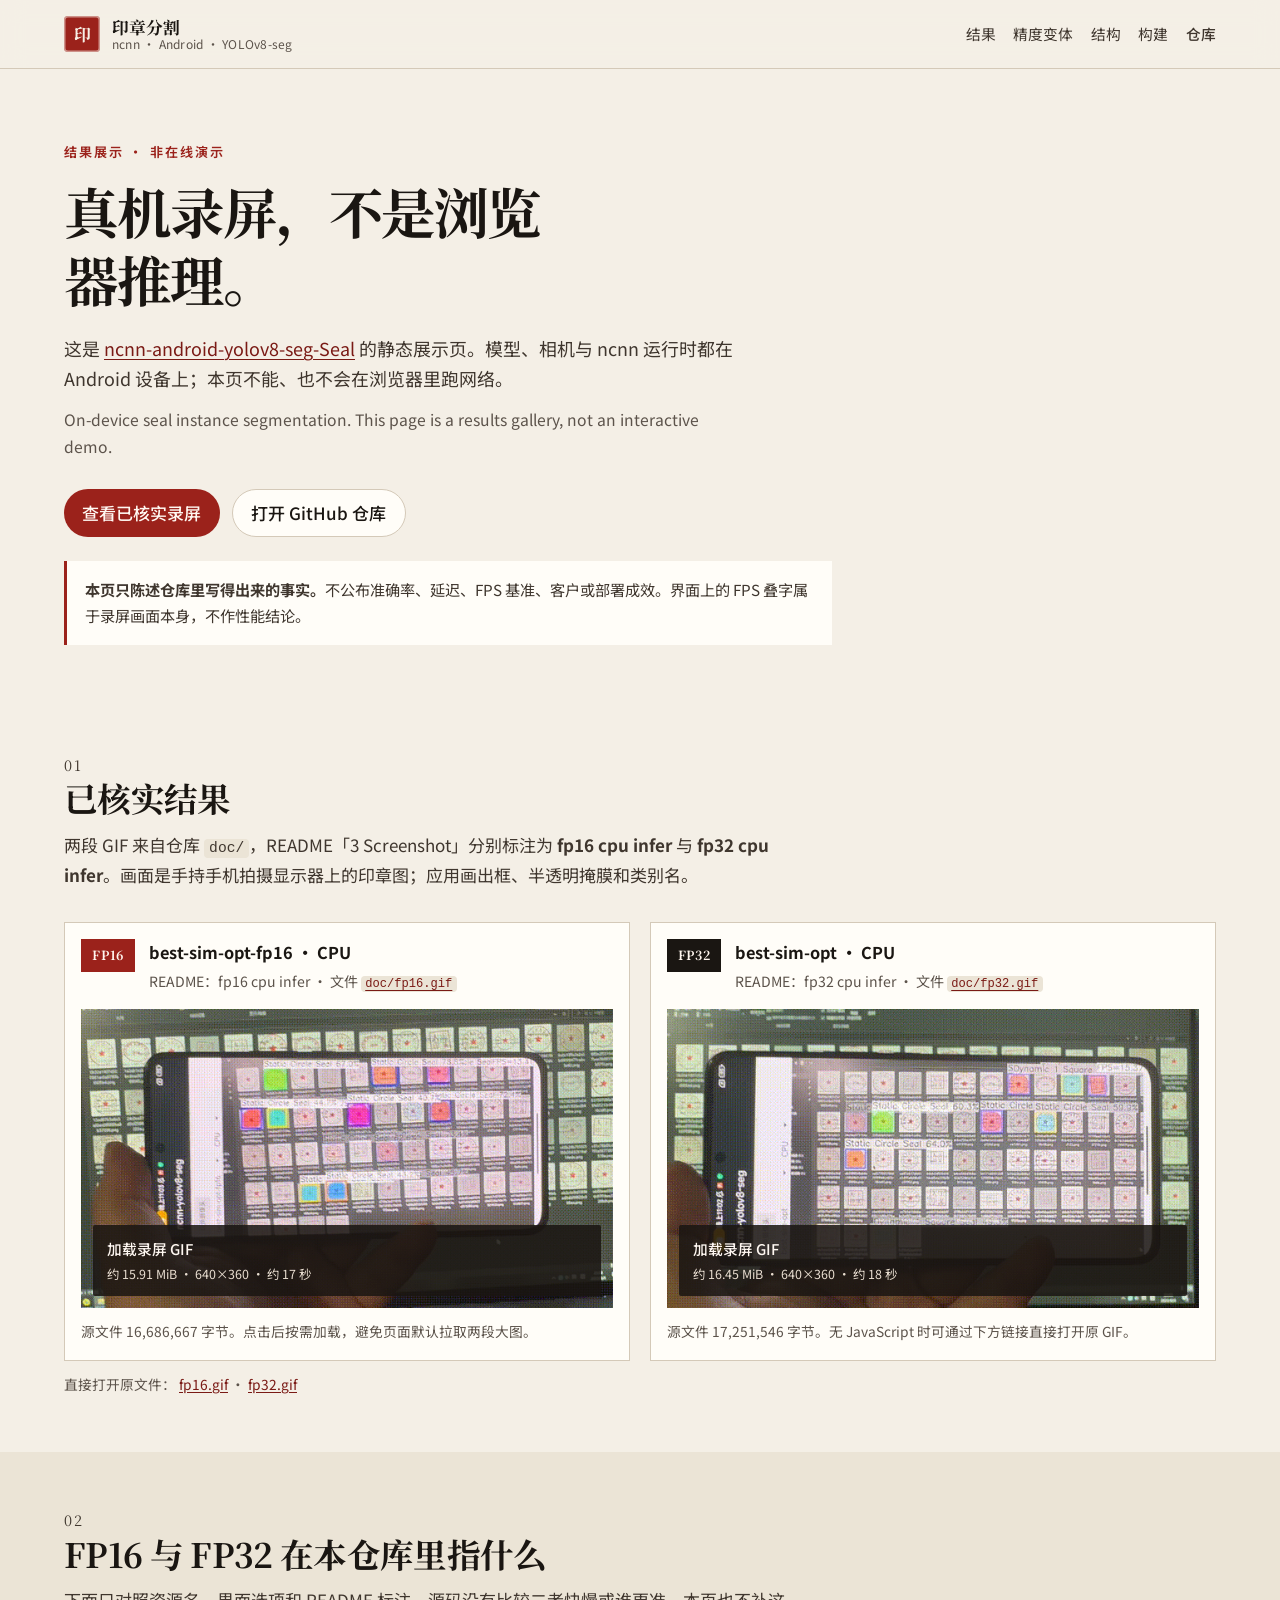
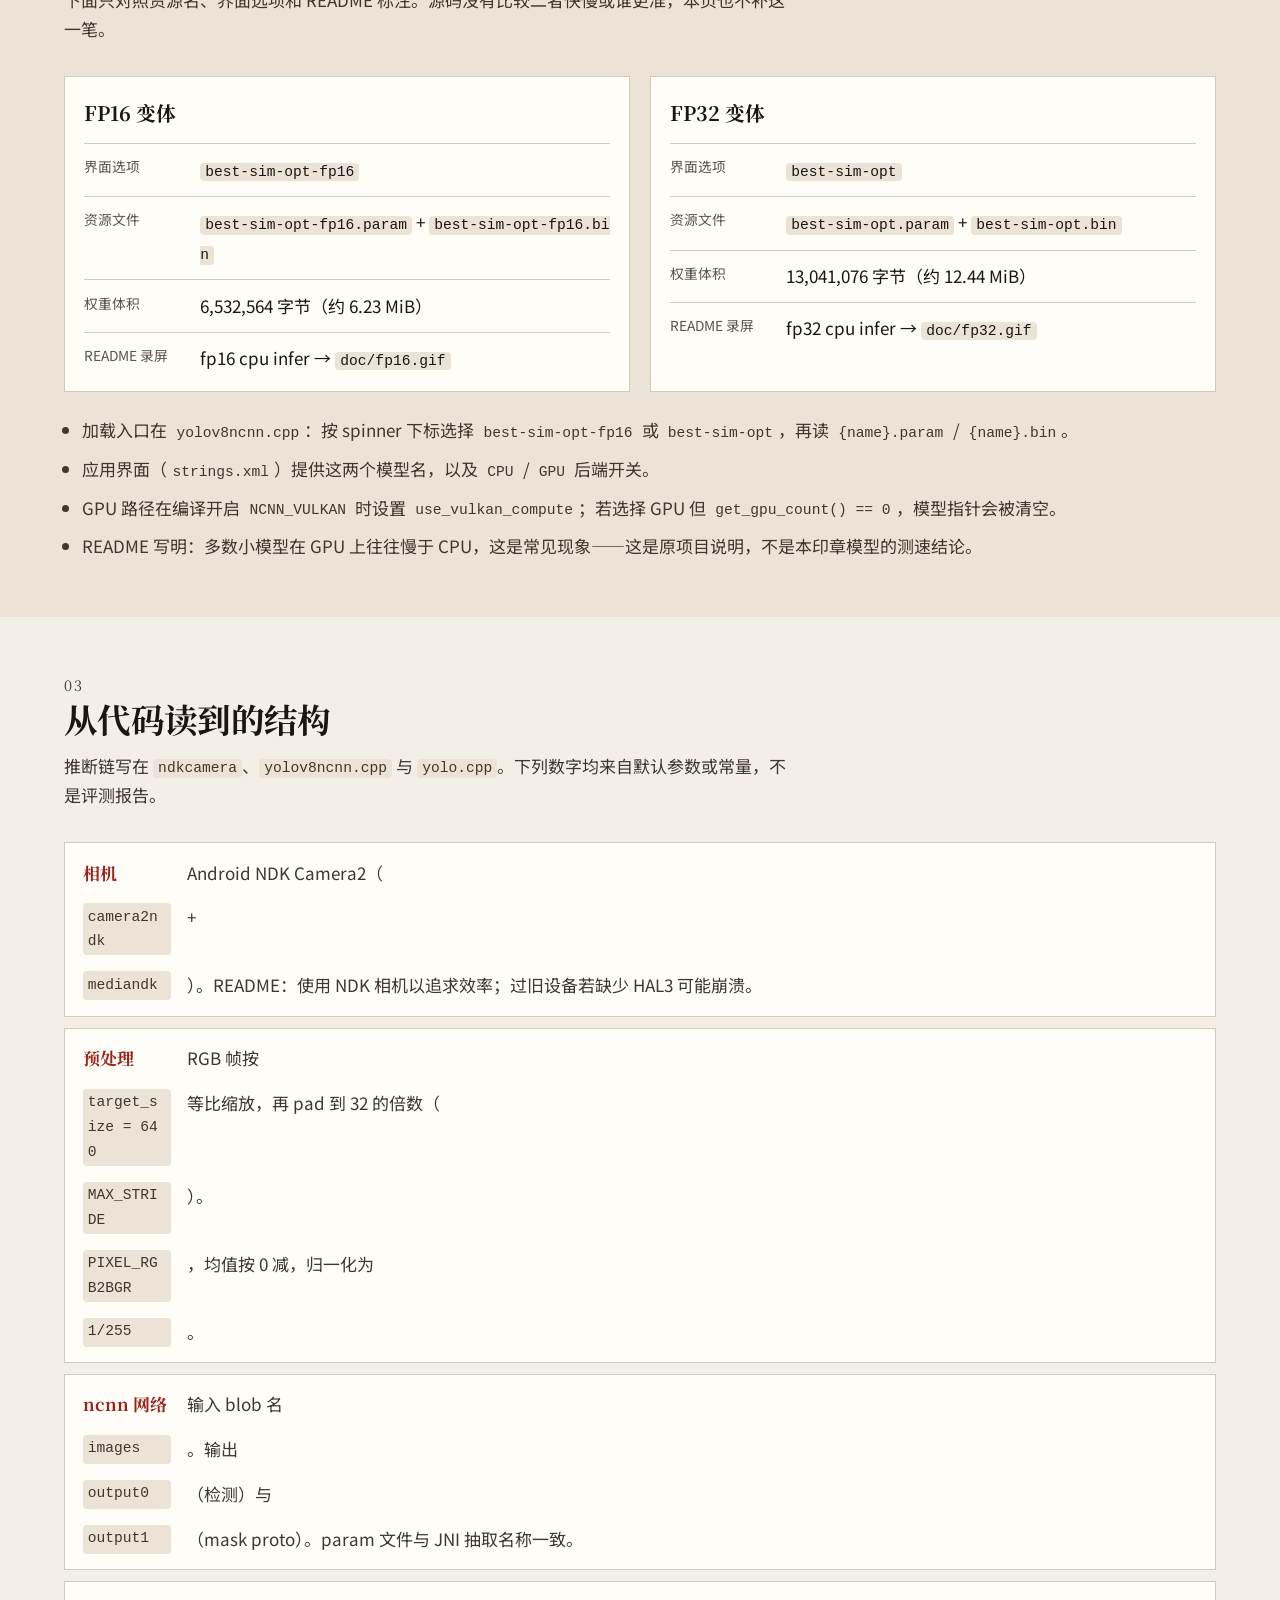
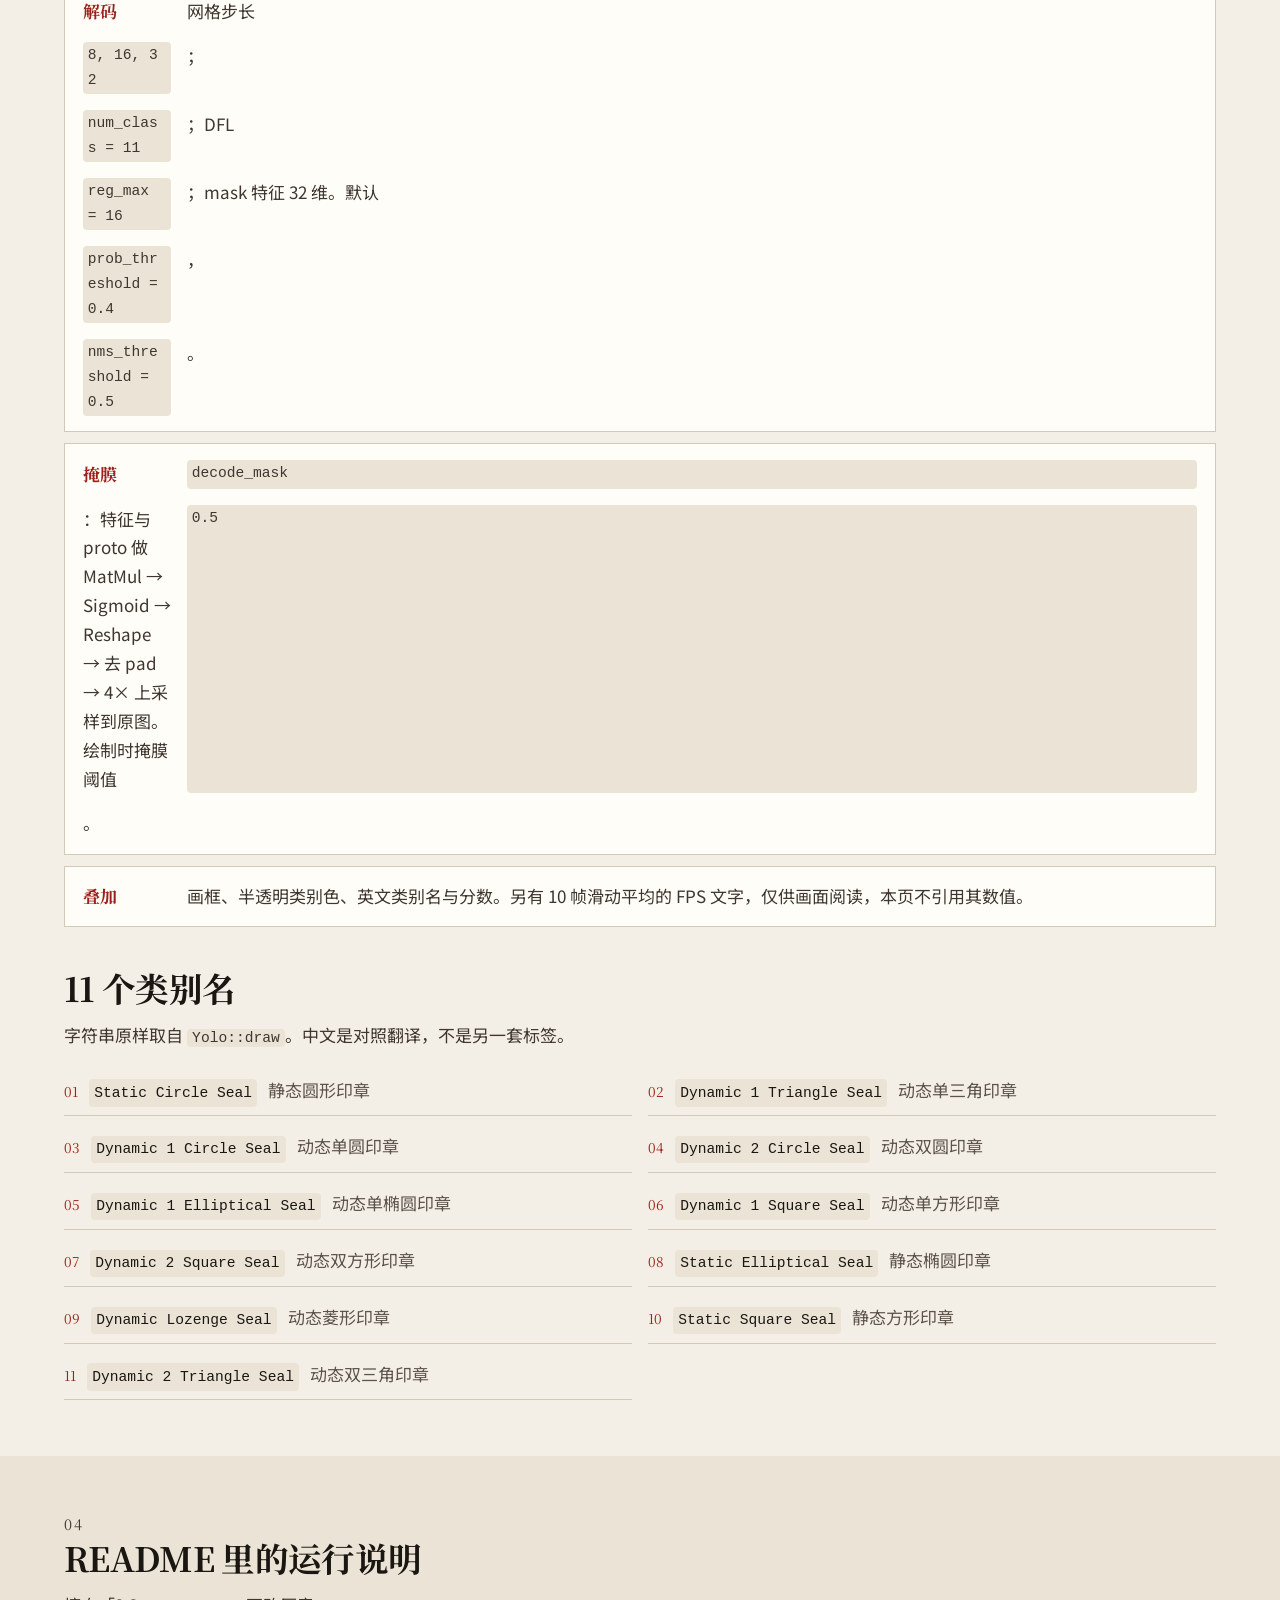
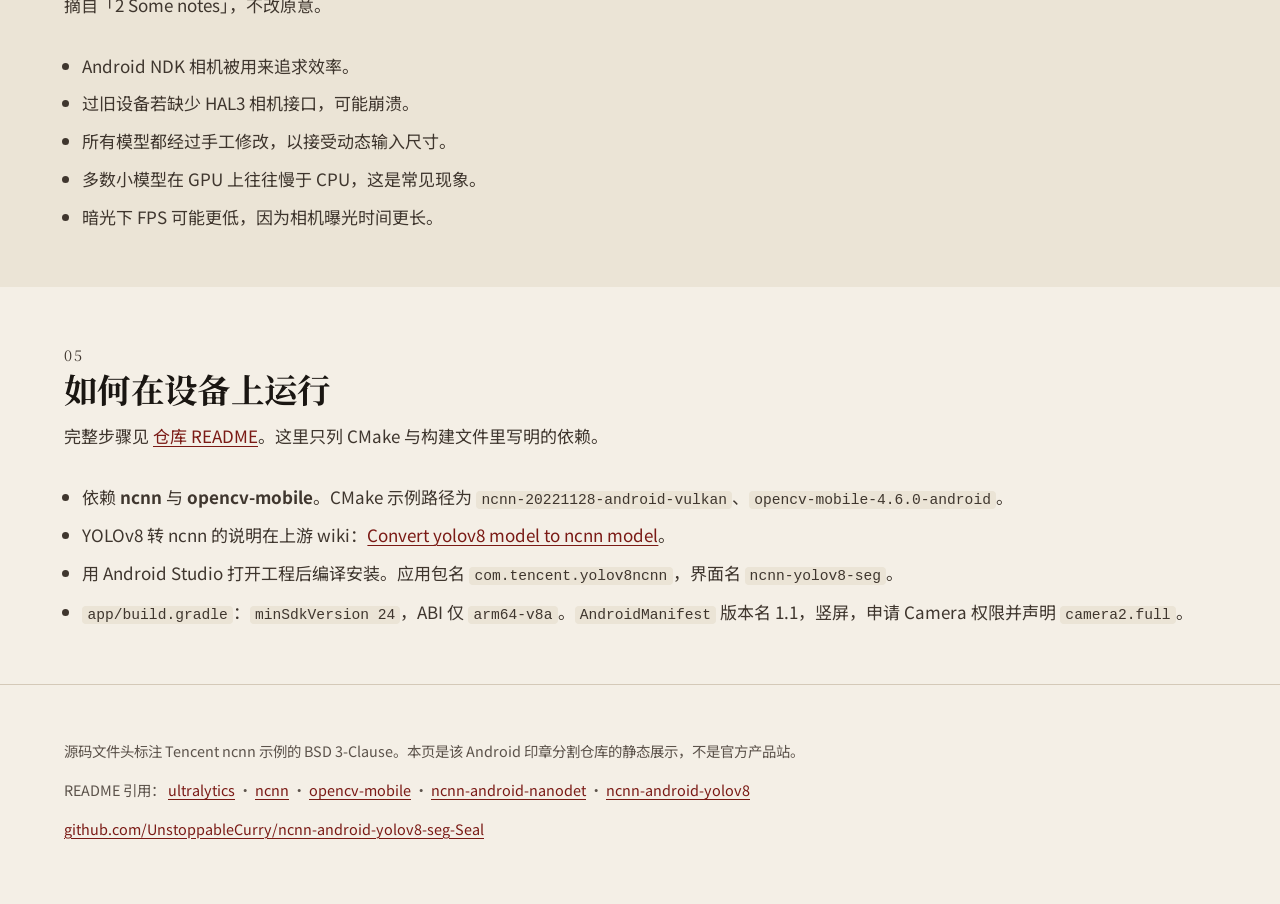
<file: docs/index.html>
<!DOCTYPE html>
<html lang="zh-CN">
<head>
  <meta charset="utf-8">
  <meta name="viewport" content="width=device-width, initial-scale=1">
  <title>印章分割真机结果 · ncnn Android YOLOv8-seg</title>
  <meta name="description" content="Android / ncnn 印章实例分割仓库的静态结果页。收录 README 已标注的 FP16 / FP32 CPU 真机录屏。推理在设备端运行，无法在浏览器中执行。本页不提供在线演示，也不公布未经仓库记录的精度或延迟数字。">
  <meta name="robots" content="index,follow">
  <link rel="canonical" href="https://unstoppablecurry.github.io/ncnn-android-yolov8-seg-Seal/">
  <link rel="icon" href="media/favicon.svg" type="image/svg+xml">
  <meta name="theme-color" content="#f4efe6">
  <meta name="color-scheme" content="light">

  <meta property="og:type" content="website">
  <meta property="og:locale" content="zh_CN">
  <meta property="og:site_name" content="ncnn-android-yolov8-seg-Seal">
  <meta property="og:title" content="印章分割真机结果 · ncnn Android YOLOv8-seg">
  <meta property="og:description" content="真机录屏展示，不是浏览器演示。页面只陈述 README 与源码中可核对的内容。">
  <meta property="og:url" content="https://unstoppablecurry.github.io/ncnn-android-yolov8-seg-Seal/">
  <meta property="og:image" content="https://unstoppablecurry.github.io/ncnn-android-yolov8-seg-Seal/media/og.jpg">
  <meta property="og:image:alt" content="Android 应用对着显示器上的红色印章做实例分割的真机画面">
  <meta property="og:image:width" content="1200">
  <meta property="og:image:height" content="630">

  <meta name="twitter:card" content="summary_large_image">
  <meta name="twitter:title" content="印章分割真机结果 · ncnn Android YOLOv8-seg">
  <meta name="twitter:description" content="Verified on-device recordings. Not an in-browser demo.">
  <meta name="twitter:image" content="https://unstoppablecurry.github.io/ncnn-android-yolov8-seg-Seal/media/og.jpg">

  <link rel="preconnect" href="https://fonts.googleapis.com">
  <link rel="preconnect" href="https://fonts.gstatic.com" crossorigin>
  <link rel="stylesheet" href="https://fonts.googleapis.com/css2?family=Noto+Sans+SC:wght@400;500;600&family=Noto+Serif+SC:wght@600;700&display=swap">
  <link rel="stylesheet" href="styles.css">

  <script type="application/ld+json">
  {
    "@context": "https://schema.org",
    "@graph": [
      {
        "@type": "WebPage",
        "@id": "https://unstoppablecurry.github.io/ncnn-android-yolov8-seg-Seal/#webpage",
        "url": "https://unstoppablecurry.github.io/ncnn-android-yolov8-seg-Seal/",
        "name": "印章分割真机结果 · ncnn Android YOLOv8-seg",
        "inLanguage": "zh-CN",
        "description": "Android / ncnn 印章实例分割仓库的静态结果页。收录 README 已标注的 FP16 / FP32 CPU 真机录屏。无法在浏览器中运行。",
        "isPartOf": {
          "@type": "WebSite",
          "name": "ncnn-android-yolov8-seg-Seal",
          "url": "https://unstoppablecurry.github.io/ncnn-android-yolov8-seg-Seal/"
        },
        "primaryImageOfPage": {
          "@type": "ImageObject",
          "url": "https://unstoppablecurry.github.io/ncnn-android-yolov8-seg-Seal/media/og.jpg"
        }
      },
      {
        "@type": "SoftwareSourceCode",
        "name": "ncnn-android-yolov8-seg-Seal",
        "codeRepository": "https://github.com/UnstoppableCurry/ncnn-android-yolov8-seg-Seal",
        "url": "https://unstoppablecurry.github.io/ncnn-android-yolov8-seg-Seal/",
        "programmingLanguage": ["C++", "Java"],
        "runtimePlatform": "Android",
        "description": "基于 ncnn 与 YOLOv8-seg 的 Android 印章实例分割示例项目。"
      }
    ]
  }
  </script>
</head>
<body>
  <a class="skip-link" href="#main">跳到主要内容</a>

  <header class="site-header">
    <div class="wrap header-inner">
      <a class="brand" href="#top">
        <span class="brand-seal" aria-hidden="true">印</span>
        <span class="brand-text">
          <span class="brand-title">印章分割</span>
          <span class="brand-sub">ncnn · Android · YOLOv8-seg</span>
        </span>
      </a>
      <nav class="site-nav" aria-label="页面章节">
        <a href="#results">结果</a>
        <a href="#precision">精度变体</a>
        <a href="#architecture">结构</a>
        <a href="#build">构建</a>
        <a class="nav-repo" href="https://github.com/UnstoppableCurry/ncnn-android-yolov8-seg-Seal">仓库</a>
      </nav>
    </div>
  </header>

  <main id="main">
    <section class="hero" id="top">
      <div class="wrap">
        <p class="eyebrow">结果展示 · 非在线演示</p>
        <h1>真机录屏，不是浏览器推理。</h1>
        <p class="lede">
          这是 <a href="https://github.com/UnstoppableCurry/ncnn-android-yolov8-seg-Seal">ncnn-android-yolov8-seg-Seal</a>
          的静态展示页。模型、相机与 ncnn 运行时都在 Android 设备上；本页不能、也不会在浏览器里跑网络。
        </p>
        <p class="lede en" lang="en">On-device seal instance segmentation. This page is a results gallery, not an interactive demo.</p>
        <div class="hero-actions">
          <a class="btn btn-primary" href="#results">查看已核实录屏</a>
          <a class="btn btn-ghost" href="https://github.com/UnstoppableCurry/ncnn-android-yolov8-seg-Seal">打开 GitHub 仓库</a>
        </div>
        <aside class="truth-note" aria-label="页面边界说明">
          <p><strong>本页只陈述仓库里写得出来的事实。</strong>不公布准确率、延迟、FPS 基准、客户或部署成效。界面上的 FPS 叠字属于录屏画面本身，不作性能结论。</p>
        </aside>
      </div>
    </section>

    <section class="section" id="results" aria-labelledby="results-title">
      <div class="wrap">
        <header class="section-head">
          <p class="section-index">01</p>
          <h2 id="results-title">已核实结果</h2>
          <p>两段 GIF 来自仓库 <code>doc/</code>，README「3 Screenshot」分别标注为 <strong>fp16 cpu infer</strong> 与 <strong>fp32 cpu infer</strong>。画面是手持手机拍摄显示器上的印章图；应用画出框、半透明掩膜和类别名。</p>
        </header>

        <div class="result-grid">
          <figure class="result-card">
            <figcaption class="result-meta">
              <span class="stamp">FP16</span>
              <div>
                <h3>best-sim-opt-fp16 · CPU</h3>
                <p>README：fp16 cpu infer · 文件 <a href="https://github.com/UnstoppableCurry/ncnn-android-yolov8-seg-Seal/blob/master/doc/fp16.gif"><code>doc/fp16.gif</code></a></p>
              </div>
            </figcaption>
            <div class="frame" data-gif-frame>
              <img
                id="poster-fp16"
                src="media/poster-fp16.jpg"
                width="640"
                height="360"
                alt="FP16 CPU 真机录屏首帧：手机横向拍摄显示器上的红色圆形印章，应用叠了彩色分割掩膜与 Static Circle Seal 标签，侧栏可见 best-sim-opt-fp16 与 CPU。"
                decoding="async">
              <button
                class="gif-trigger"
                type="button"
                data-gif="results/fp16.gif"
                data-target="poster-fp16"
                data-label="FP16 CPU 真机录屏">
                加载录屏 GIF
                <span>约 15.91 MiB · 640×360 · 约 17 秒</span>
              </button>
            </div>
            <p class="result-foot">源文件 16,686,667 字节。点击后按需加载，避免页面默认拉取两段大图。</p>
          </figure>

          <figure class="result-card">
            <figcaption class="result-meta">
              <span class="stamp stamp-fp32">FP32</span>
              <div>
                <h3>best-sim-opt · CPU</h3>
                <p>README：fp32 cpu infer · 文件 <a href="https://github.com/UnstoppableCurry/ncnn-android-yolov8-seg-Seal/blob/master/doc/fp32.gif"><code>doc/fp32.gif</code></a></p>
              </div>
            </figcaption>
            <div class="frame" data-gif-frame>
              <img
                id="poster-fp32"
                src="media/poster-fp32.jpg"
                width="640"
                height="360"
                alt="FP32 CPU 真机录屏首帧：同一取景区，侧栏模型名为 best-sim-opt，后端为 CPU，画面上有多枚印章的框与彩色掩膜。"
                decoding="async">
              <button
                class="gif-trigger"
                type="button"
                data-gif="results/fp32.gif"
                data-target="poster-fp32"
                data-label="FP32 CPU 真机录屏">
                加载录屏 GIF
                <span>约 16.45 MiB · 640×360 · 约 18 秒</span>
              </button>
            </div>
            <p class="result-foot">源文件 17,251,546 字节。无 JavaScript 时可通过下方链接直接打开原 GIF。</p>
          </figure>
        </div>

        <p class="noscript-links">
          直接打开原文件：
          <a href="results/fp16.gif">fp16.gif</a>
          ·
          <a href="results/fp32.gif">fp32.gif</a>
        </p>
      </div>
    </section>

    <section class="section section-alt" id="precision" aria-labelledby="precision-title">
      <div class="wrap">
        <header class="section-head">
          <p class="section-index">02</p>
          <h2 id="precision-title">FP16 与 FP32 在本仓库里指什么</h2>
          <p>下面只对照资源名、界面选项和 README 标注。源码没有比较二者快慢或谁更准，本页也不补这一笔。</p>
        </header>

        <div class="compare">
          <article class="compare-card">
            <h3>FP16 变体</h3>
            <dl>
              <div><dt>界面选项</dt><dd><code>best-sim-opt-fp16</code></dd></div>
              <div><dt>资源文件</dt><dd><code>best-sim-opt-fp16.param</code> + <code>best-sim-opt-fp16.bin</code></dd></div>
              <div><dt>权重体积</dt><dd>6,532,564 字节（约 6.23 MiB）</dd></div>
              <div><dt>README 录屏</dt><dd>fp16 cpu infer → <code>doc/fp16.gif</code></dd></div>
            </dl>
          </article>
          <article class="compare-card">
            <h3>FP32 变体</h3>
            <dl>
              <div><dt>界面选项</dt><dd><code>best-sim-opt</code></dd></div>
              <div><dt>资源文件</dt><dd><code>best-sim-opt.param</code> + <code>best-sim-opt.bin</code></dd></div>
              <div><dt>权重体积</dt><dd>13,041,076 字节（约 12.44 MiB）</dd></div>
              <div><dt>README 录屏</dt><dd>fp32 cpu infer → <code>doc/fp32.gif</code></dd></div>
            </dl>
          </article>
        </div>

        <ul class="plain-list">
          <li>加载入口在 <code>yolov8ncnn.cpp</code>：按 spinner 下标选择 <code>best-sim-opt-fp16</code> 或 <code>best-sim-opt</code>，再读 <code>{name}.param</code> / <code>{name}.bin</code>。</li>
          <li>应用界面（<code>strings.xml</code>）提供这两个模型名，以及 <code>CPU</code> / <code>GPU</code> 后端开关。</li>
          <li>GPU 路径在编译开启 <code>NCNN_VULKAN</code> 时设置 <code>use_vulkan_compute</code>；若选择 GPU 但 <code>get_gpu_count() == 0</code>，模型指针会被清空。</li>
          <li>README 写明：多数小模型在 GPU 上往往慢于 CPU，这是常见现象——这是原项目说明，不是本印章模型的测速结论。</li>
        </ul>
      </div>
    </section>

    <section class="section" id="architecture" aria-labelledby="architecture-title">
      <div class="wrap">
        <header class="section-head">
          <p class="section-index">03</p>
          <h2 id="architecture-title">从代码读到的结构</h2>
          <p>推断链写在 <code>ndkcamera</code>、<code>yolov8ncnn.cpp</code> 与 <code>yolo.cpp</code>。下列数字均来自默认参数或常量，不是评测报告。</p>
        </header>

        <ol class="pipeline">
          <li>
            <span>相机</span>
            Android NDK Camera2（<code>camera2ndk</code> + <code>mediandk</code>）。README：使用 NDK 相机以追求效率；过旧设备若缺少 HAL3 可能崩溃。
          </li>
          <li>
            <span>预处理</span>
            RGB 帧按 <code>target_size = 640</code> 等比缩放，再 pad 到 32 的倍数（<code>MAX_STRIDE</code>）。<code>PIXEL_RGB2BGR</code>，均值按 0 减，归一化为 <code>1/255</code>。
          </li>
          <li>
            <span>ncnn 网络</span>
            输入 blob 名 <code>images</code>。输出 <code>output0</code>（检测）与 <code>output1</code>（mask proto）。param 文件与 JNI 抽取名称一致。
          </li>
          <li>
            <span>解码</span>
            网格步长 <code>8, 16, 32</code>；<code>num_class = 11</code>；DFL <code>reg_max = 16</code>；mask 特征 32 维。默认 <code>prob_threshold = 0.4</code>，<code>nms_threshold = 0.5</code>。
          </li>
          <li>
            <span>掩膜</span>
            <code>decode_mask</code>：特征与 proto 做 MatMul → Sigmoid → Reshape → 去 pad → 4× 上采样到原图。绘制时掩膜阈值 <code>0.5</code>。
          </li>
          <li>
            <span>叠加</span>
            画框、半透明类别色、英文类别名与分数。另有 10 帧滑动平均的 FPS 文字，仅供画面阅读，本页不引用其数值。
          </li>
        </ol>

        <h3 class="subhead" id="classes-title">11 个类别名</h3>
        <p class="section-lead">字符串原样取自 <code>Yolo::draw</code>。中文是对照翻译，不是另一套标签。</p>
        <ol class="class-list">
          <li><code>Static Circle Seal</code><span>静态圆形印章</span></li>
          <li><code>Dynamic 1 Triangle Seal</code><span>动态单三角印章</span></li>
          <li><code>Dynamic 1 Circle Seal</code><span>动态单圆印章</span></li>
          <li><code>Dynamic 2 Circle Seal</code><span>动态双圆印章</span></li>
          <li><code>Dynamic 1 Elliptical Seal</code><span>动态单椭圆印章</span></li>
          <li><code>Dynamic 1 Square Seal</code><span>动态单方形印章</span></li>
          <li><code>Dynamic 2 Square Seal</code><span>动态双方形印章</span></li>
          <li><code>Static Elliptical Seal</code><span>静态椭圆印章</span></li>
          <li><code>Dynamic Lozenge Seal</code><span>动态菱形印章</span></li>
          <li><code>Static Square Seal</code><span>静态方形印章</span></li>
          <li><code>Dynamic 2 Triangle Seal</code><span>动态双三角印章</span></li>
        </ol>
      </div>
    </section>

    <section class="section section-alt" id="notes" aria-labelledby="notes-title">
      <div class="wrap">
        <header class="section-head">
          <p class="section-index">04</p>
          <h2 id="notes-title">README 里的运行说明</h2>
          <p>摘自「2 Some notes」，不改原意。</p>
        </header>
        <ul class="plain-list">
          <li>Android NDK 相机被用来追求效率。</li>
          <li>过旧设备若缺少 HAL3 相机接口，可能崩溃。</li>
          <li>所有模型都经过手工修改，以接受动态输入尺寸。</li>
          <li>多数小模型在 GPU 上往往慢于 CPU，这是常见现象。</li>
          <li>暗光下 FPS 可能更低，因为相机曝光时间更长。</li>
        </ul>
      </div>
    </section>

    <section class="section" id="build" aria-labelledby="build-title">
      <div class="wrap">
        <header class="section-head">
          <p class="section-index">05</p>
          <h2 id="build-title">如何在设备上运行</h2>
          <p>完整步骤见 <a href="https://github.com/UnstoppableCurry/ncnn-android-yolov8-seg-Seal#1-how-to-build-and-run">仓库 README</a>。这里只列 CMake 与构建文件里写明的依赖。</p>
        </header>
        <ul class="plain-list">
          <li>依赖 <strong>ncnn</strong> 与 <strong>opencv-mobile</strong>。CMake 示例路径为 <code>ncnn-20221128-android-vulkan</code>、<code>opencv-mobile-4.6.0-android</code>。</li>
          <li>YOLOv8 转 ncnn 的说明在上游 wiki：<a href="https://github.com/Digital2Slave/ncnn-android-yolov8-seg/wiki/Convert-yolov8-model-to-ncnn-model">Convert yolov8 model to ncnn model</a>。</li>
          <li>用 Android Studio 打开工程后编译安装。应用包名 <code>com.tencent.yolov8ncnn</code>，界面名 <code>ncnn-yolov8-seg</code>。</li>
          <li><code>app/build.gradle</code>：<code>minSdkVersion 24</code>，ABI 仅 <code>arm64-v8a</code>。<code>AndroidManifest</code> 版本名 1.1，竖屏，申请 Camera 权限并声明 <code>camera2.full</code>。</li>
        </ul>
      </div>
    </section>
  </main>

  <footer class="site-footer">
    <div class="wrap footer-inner">
      <p>源码文件头标注 Tencent ncnn 示例的 BSD 3-Clause。本页是该 Android 印章分割仓库的静态展示，不是官方产品站。</p>
      <p class="refs">
        README 引用：
        <a href="https://github.com/ultralytics/ultralytics">ultralytics</a>
        ·
        <a href="https://github.com/Tencent/ncnn">ncnn</a>
        ·
        <a href="https://github.com/nihui/opencv-mobile">opencv-mobile</a>
        ·
        <a href="https://github.com/nihui/ncnn-android-nanodet">ncnn-android-nanodet</a>
        ·
        <a href="https://github.com/FeiGeChuanShu/ncnn-android-yolov8">ncnn-android-yolov8</a>
      </p>
      <p><a href="https://github.com/UnstoppableCurry/ncnn-android-yolov8-seg-Seal">github.com/UnstoppableCurry/ncnn-android-yolov8-seg-Seal</a></p>
    </div>
  </footer>

  <script src="app.js" defer></script>
</body>
</html>
</file>
<file: docs/styles.css>
:root {
  --bg: #f4efe6;
  --bg-alt: #ebe4d6;
  --paper: #fffdf8;
  --ink: #1a1612;
  --ink-soft: #3f362e;
  --muted: #5c534b;
  --line: #d4c9b8;
  --cinnabar: #9b221b;
  --cinnabar-deep: #7a1a15;
  --focus: #1a1612;
  --serif: "Noto Serif SC", "Source Han Serif SC", "Songti SC", "STSong", "SimSun", serif;
  --sans: "Noto Sans SC", "Source Han Sans SC", "PingFang SC", "Hiragino Sans GB", "Microsoft YaHei", sans-serif;
  --mono: ui-monospace, "SFMono-Regular", Menlo, Consolas, "Liberation Mono", monospace;
  --wrap: 72rem;
  --measure: 42rem;
}

*,
*::before,
*::after {
  box-sizing: border-box;
}

html {
  scroll-behavior: smooth;
}

html:focus-within {
  scroll-behavior: smooth;
}

@media (prefers-reduced-motion: reduce) {
  html { scroll-behavior: auto; }
  *, *::before, *::after {
    animation-duration: 0.01ms !important;
    animation-iteration-count: 1 !important;
    transition-duration: 0.01ms !important;
    scroll-behavior: auto !important;
  }
}

body {
  margin: 0;
  color: var(--ink);
  background:
    radial-gradient(1200px 480px at 8% -10%, rgba(155, 34, 27, 0.06), transparent 55%),
    var(--bg);
  font-family: var(--sans);
  font-size: 1.0625rem;
  line-height: 1.7;
  text-rendering: optimizeLegibility;
}

img {
  max-width: 100%;
  height: auto;
  display: block;
}

a {
  color: var(--cinnabar-deep);
  text-decoration-thickness: 1px;
  text-underline-offset: 0.18em;
}

a:hover {
  color: var(--cinnabar);
}

a:focus-visible,
button:focus-visible {
  outline: 2px solid var(--focus);
  outline-offset: 3px;
}

code {
  font-family: var(--mono);
  font-size: 0.86em;
  background: var(--bg-alt);
  padding: 0.08em 0.35em;
  border-radius: 4px;
  word-break: break-all;
}

.wrap {
  width: min(var(--wrap), calc(100% - 2rem));
  margin-inline: auto;
}

.skip-link {
  position: absolute;
  left: 1rem;
  top: -4rem;
  z-index: 20;
  padding: 0.5rem 0.8rem;
  background: var(--ink);
  color: var(--paper);
  text-decoration: none;
}

.skip-link:focus {
  top: 1rem;
}

.site-header {
  position: sticky;
  top: 0;
  z-index: 10;
  background: var(--bg);
  background: color-mix(in srgb, var(--bg) 88%, transparent);
  backdrop-filter: blur(12px);
  border-bottom: 1px solid var(--line);
}

.header-inner {
  display: flex;
  align-items: center;
  justify-content: space-between;
  gap: 1rem;
  min-height: 4.25rem;
}

.brand {
  display: flex;
  align-items: center;
  gap: 0.75rem;
  text-decoration: none;
  color: inherit;
}

.brand-seal {
  width: 2.25rem;
  height: 2.25rem;
  display: grid;
  place-items: center;
  background: var(--cinnabar);
  color: #f7efe6;
  font-family: var(--serif);
  font-weight: 700;
  border-radius: 4px;
  box-shadow: inset 0 0 0 1.5px rgba(247, 239, 230, 0.55);
}

.brand-text {
  display: flex;
  flex-direction: column;
  line-height: 1.2;
}

.brand-title {
  font-family: var(--serif);
  font-weight: 700;
  font-size: 1.05rem;
}

.brand-sub {
  color: var(--muted);
  font-size: 0.75rem;
  letter-spacing: 0.02em;
}

.site-nav {
  display: flex;
  flex-wrap: wrap;
  gap: 0.85rem 1.1rem;
  font-size: 0.92rem;
}

.site-nav a {
  color: var(--ink-soft);
  text-decoration: none;
}

.site-nav a:hover,
.site-nav a:focus-visible {
  color: var(--cinnabar);
}

.nav-repo {
  color: var(--cinnabar-deep);
  font-weight: 500;
}

.hero {
  padding: 4.5rem 0 3.25rem;
}

.eyebrow {
  margin: 0 0 0.85rem;
  color: var(--cinnabar);
  font-size: 0.82rem;
  font-weight: 600;
  letter-spacing: 0.16em;
}

.hero h1,
.section-head h2,
.subhead {
  font-family: var(--serif);
  font-weight: 700;
  letter-spacing: -0.02em;
  line-height: 1.25;
}

.hero h1 {
  max-width: 16ch;
  margin: 0 0 1.25rem;
  font-size: clamp(2.15rem, 5vw, 3.4rem);
}

.lede {
  max-width: var(--measure);
  margin: 0 0 0.85rem;
  color: var(--ink-soft);
  font-size: 1.12rem;
}

.lede.en {
  color: var(--muted);
  font-size: 0.98rem;
}

.hero-actions {
  display: flex;
  flex-wrap: wrap;
  gap: 0.75rem;
  margin: 1.75rem 0 1.5rem;
}

.btn {
  display: inline-flex;
  align-items: center;
  justify-content: center;
  min-height: 2.75rem;
  padding: 0.55rem 1.15rem;
  border-radius: 999px;
  text-decoration: none;
  font-weight: 500;
}

.btn-primary {
  background: var(--cinnabar);
  color: #fff8f2;
}

.btn-primary:hover {
  background: var(--cinnabar-deep);
  color: #fff8f2;
}

.btn-ghost {
  border: 1px solid var(--line);
  color: var(--ink);
  background: var(--paper);
}

.btn-ghost:hover {
  border-color: var(--cinnabar);
  color: var(--cinnabar-deep);
}

.truth-note {
  max-width: 48rem;
  padding: 1rem 1.15rem;
  border-left: 3px solid var(--cinnabar);
  background: var(--paper);
}

.truth-note p {
  margin: 0;
  color: var(--ink-soft);
  font-size: 0.95rem;
}

.hero,
.section,
#main {
  scroll-margin-top: 5.25rem;
}

.section {
  padding: 3.5rem 0;
}

.section-alt {
  background: var(--bg-alt);
}

.section-head {
  max-width: 46rem;
  margin-bottom: 2rem;
}

.section-index {
  margin: 0 0 0.4rem;
  color: var(--cinnabar);
  font-family: var(--serif);
  font-size: 0.9rem;
  letter-spacing: 0.12em;
}

.section-head h2,
.subhead {
  margin: 0 0 0.75rem;
  font-size: clamp(1.6rem, 3vw, 2.1rem);
}

.section-head p,
.section-lead {
  margin: 0;
  color: var(--ink-soft);
}

.subhead {
  margin-top: 2.5rem;
}

.result-grid {
  display: grid;
  grid-template-columns: repeat(2, minmax(0, 1fr));
  gap: 1.25rem;
}

.result-card {
  margin: 0;
  padding: 1rem;
  background: var(--paper);
  border: 1px solid var(--line);
}

.result-meta {
  display: flex;
  gap: 0.85rem;
  align-items: flex-start;
  margin-bottom: 0.9rem;
}

.result-meta h3 {
  margin: 0 0 0.2rem;
  font-size: 1.02rem;
}

.result-meta p {
  margin: 0;
  color: var(--muted);
  font-size: 0.88rem;
}

.stamp {
  flex: 0 0 auto;
  min-width: 3.4rem;
  padding: 0.35rem 0.45rem;
  background: var(--cinnabar);
  color: #fff6ef;
  font-family: var(--serif);
  font-size: 0.78rem;
  font-weight: 700;
  letter-spacing: 0.06em;
  text-align: center;
}

.stamp-fp32 {
  background: var(--ink);
}

.frame {
  position: relative;
  background: #111;
  overflow: hidden;
}

.frame img {
  width: 100%;
  aspect-ratio: 16 / 9;
  object-fit: cover;
}

.gif-trigger {
  position: absolute;
  inset: auto 0.75rem 0.75rem 0.75rem;
  display: flex;
  flex-direction: column;
  align-items: flex-start;
  gap: 0.15rem;
  padding: 0.7rem 0.85rem;
  border: 0;
  border-radius: 2px;
  background: color-mix(in srgb, var(--ink) 86%, transparent);
  color: #fff8f2;
  font: inherit;
  font-size: 0.92rem;
  font-weight: 500;
  text-align: left;
  cursor: pointer;
}

.gif-trigger span {
  font-size: 0.78rem;
  font-weight: 400;
  color: #e8ddd0;
}

.gif-trigger:hover {
  background: var(--cinnabar);
}

.frame.is-loaded .gif-trigger {
  display: none;
}

.result-foot,
.noscript-links {
  margin: 0.75rem 0 0;
  color: var(--muted);
  font-size: 0.86rem;
}

.compare {
  display: grid;
  grid-template-columns: repeat(2, minmax(0, 1fr));
  gap: 1.25rem;
  margin-bottom: 1.5rem;
}

.compare-card,
.pipeline li {
  background: var(--paper);
  border: 1px solid var(--line);
}

.compare-card {
  padding: 1.15rem 1.2rem 0.4rem;
}

.compare-card h3 {
  margin: 0 0 0.85rem;
  font-family: var(--serif);
}

.compare-card dl {
  margin: 0;
}

.compare-card dl > div {
  display: grid;
  grid-template-columns: 6.5rem 1fr;
  gap: 0.75rem;
  padding: 0.7rem 0;
  border-top: 1px solid var(--line);
}

.compare-card dt {
  color: var(--muted);
  font-size: 0.86rem;
}

.compare-card dd {
  margin: 0;
}

.plain-list {
  margin: 0;
  padding-left: 1.15rem;
  color: var(--ink-soft);
}

.plain-list li + li {
  margin-top: 0.55rem;
}

.pipeline {
  list-style: none;
  margin: 0;
  padding: 0;
  display: grid;
  gap: 0.7rem;
}

.pipeline li {
  display: grid;
  grid-template-columns: 5.5rem 1fr;
  gap: 1rem;
  padding: 0.95rem 1.1rem;
  color: var(--ink-soft);
}

.pipeline span {
  font-family: var(--serif);
  font-weight: 700;
  color: var(--cinnabar);
}

.class-list {
  list-style: none;
  margin: 1rem 0 0;
  padding: 0;
  display: grid;
  grid-template-columns: repeat(2, minmax(0, 1fr));
  gap: 0.45rem 1rem;
  counter-reset: cls;
}

.class-list li {
  display: flex;
  flex-wrap: wrap;
  gap: 0.35rem 0.7rem;
  align-items: baseline;
  padding: 0.55rem 0;
  border-bottom: 1px solid var(--line);
  counter-increment: cls;
}

.class-list li::before {
  content: counter(cls, decimal-leading-zero);
  color: var(--cinnabar);
  font-family: var(--serif);
  font-size: 0.85rem;
}

.class-list span {
  color: var(--muted);
}

.site-footer {
  padding: 2.5rem 0 3rem;
  border-top: 1px solid var(--line);
  color: var(--muted);
  font-size: 0.9rem;
}

.footer-inner p + p {
  margin-top: 0.65rem;
}

.page-404 {
  min-height: 100vh;
  display: grid;
  place-items: center;
  padding: 2rem 0;
}

.page-404 h1 {
  font-family: var(--serif);
  font-size: clamp(2rem, 5vw, 3rem);
  margin: 0 0 0.75rem;
}

@media (max-width: 860px) {
  .header-inner,
  .result-grid,
  .compare,
  .class-list,
  .pipeline li,
  .compare-card dl > div {
    display: block;
  }

  .site-nav {
    justify-content: flex-end;
  }

  .pipeline li span {
    display: block;
    margin-bottom: 0.3rem;
  }

  .compare-card dt {
    margin-bottom: 0.2rem;
  }

  .hero {
    padding-top: 3rem;
  }
}

@media (max-width: 560px) {
  .site-header {
    position: static;
  }

  .header-inner {
    align-items: flex-start;
    flex-direction: column;
    padding: 0.9rem 0;
  }

  .site-nav {
    justify-content: flex-start;
  }
}

@media print {
  .site-header,
  .hero-actions,
  .gif-trigger,
  .skip-link {
    display: none !important;
  }

  body {
    background: #fff;
    color: #000;
  }

  a {
    color: inherit;
  }
}
</file>
